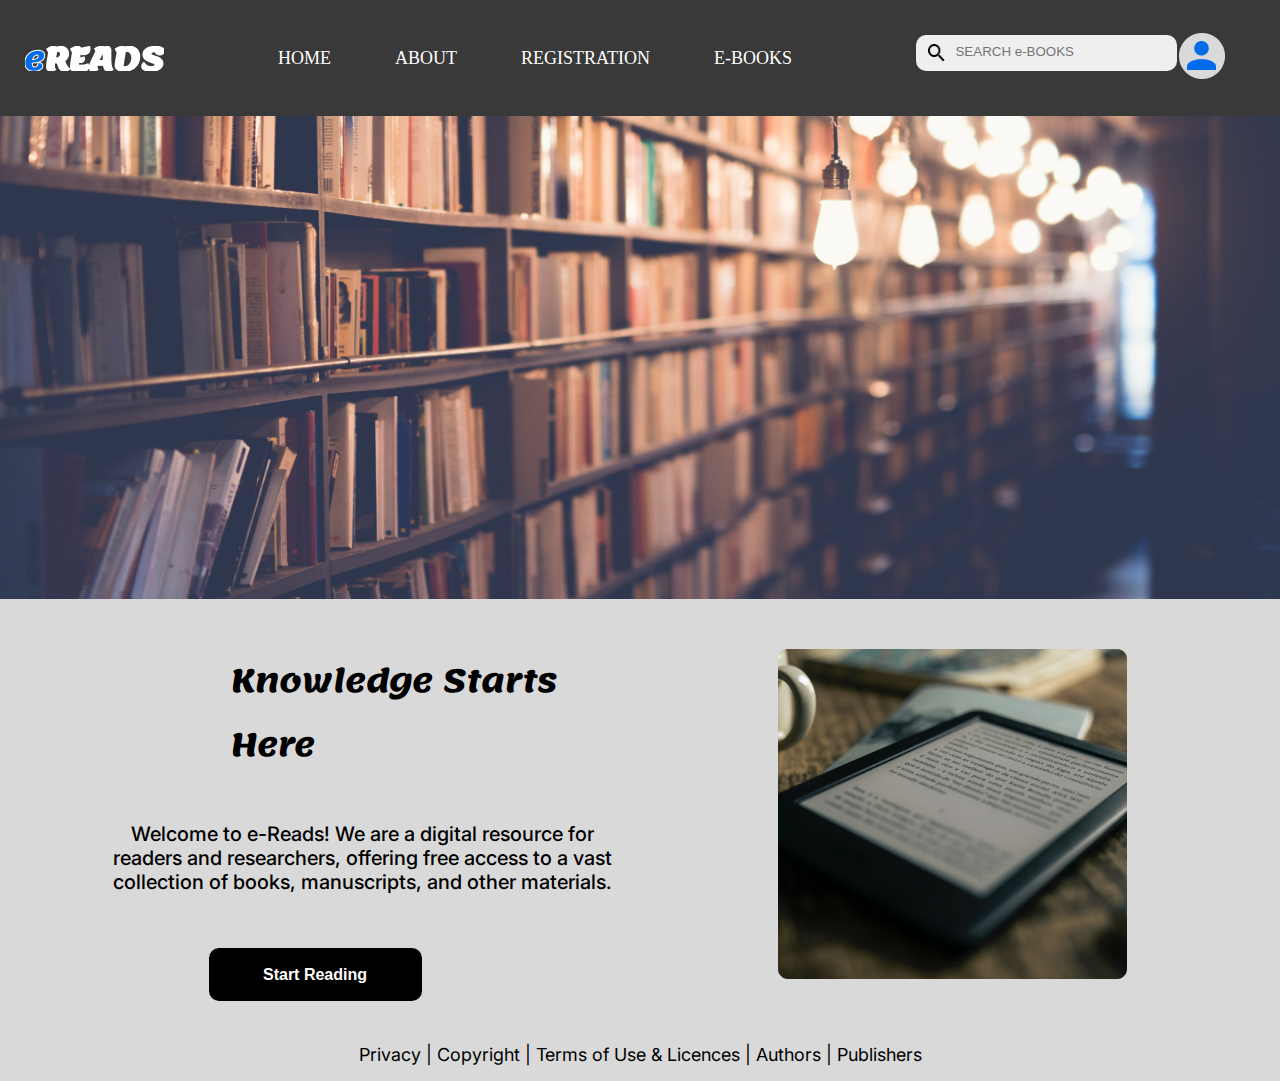
<file: index.html>
<!DOCTYPE html>
<html lang="en">
  <head>
    <meta charset="UTF-8" />
    <meta http-equiv="X-UA-Compatible" content="IE=edge" />
    <meta name="viewport" content="width=device-width, initial-scale=1.0" />
    <link rel="stylesheet" href="style.css" />
    <link rel="preconnect" href="https://fonts.googleapis.com" />
    <link rel="preconnect" href="https://fonts.gstatic.com" crossorigin />
    <link
      href="https://fonts.googleapis.com/css2?family=Lemonada:wght@700&display=swap"
      rel="stylesheet"
    />
    <link rel="preconnect" href="https://fonts.googleapis.com" />
    <link rel="preconnect" href="https://fonts.gstatic.com" crossorigin />
    <link
      href="https://fonts.googleapis.com/css2?family=Inter:wght@400&family=Lemonada:wght@700&display=swap"
      rel="stylesheet"
    />

    <title>eReads</title>
  </head>
  <body>
    <div class="container">
      <div class="header">
        <div class="header-left">
          <img src="eReads images/eREADSlogo.png" alt="" />
        </div>
        <div class="header-links">
          <a href="">HOME</a>
          <a href="">ABOUT</a>
          <a href="">REGISTRATION</a>
          <a href="">E-BOOKS</a>
        </div>

        <div class="header-right">
          <div class="search-icon">
            <form class="example">
              <button id="btn-search" type="submit">
                <img id="search" src="./eReads images/search.png" alt="" />
              </button>
              <input
                type="text"
                id="Search"
                name="Search"
                placeholder="SEARCH e-BOOKS"
              />
            </form>
          </div>
          <div class="profile-img">
            <img src="eReads images/profileIcon.png" alt="" />
          </div>
        </div>
      </div>
    </div>

    <div class="header-body">
      <img
        src="eReads images/HomeBookShelfImage.png"
        height="100%"
        width="100%"
      />
    </div>

    <div class="section-1">
      <div class="content">
        <h1>Knowledge Starts Here</h1>
        <p>
          Welcome to e-Reads! We are a digital resource for readers and
          researchers, offering free access to a vast collection of books,
          manuscripts, and other materials.
        </p>
        <button class="call-to-action-btn">Start Reading</button>
      </div>
      <div class="content-img">
        <img src="eReads images/HomeIpadImage.png" alt="" />
      </div>
    </div>
  </body>
  <footer>
    <p>Privacy | Copyright | Terms of Use & Licences | Authors | Publishers</p>
  </footer>
</html>
</file>
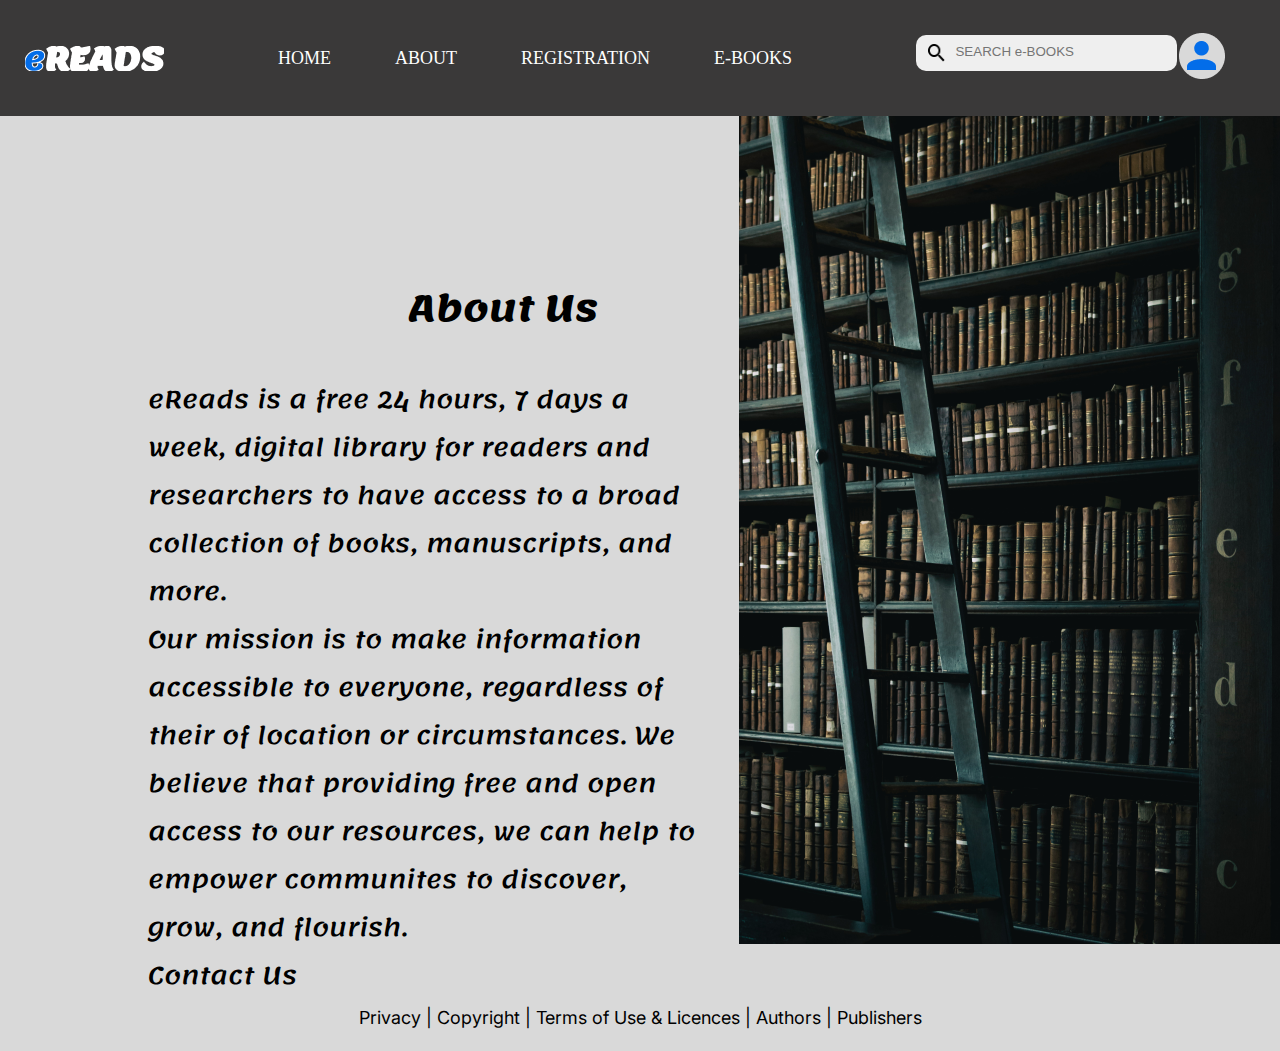
<file: about.html>
<!DOCTYPE html>
<html lang="en">
<head>
    <meta charset="UTF-8">
    <meta http-equiv="X-UA-Compatible" content="IE=edge">
    <meta name="viewport" content="width=device-width, initial-scale=1.0">
    <link rel="stylesheet" href="About.css">
    <link rel="preconnect" href="https://fonts.googleapis.com">
    <link rel="preconnect" href="https://fonts.gstatic.com" crossorigin>
    <link href="https://fonts.googleapis.com/css2?family=Lemonada:wght@500&display=swap" rel="stylesheet">
    <link rel="preconnect" href="https://fonts.googleapis.com">
    <link rel="preconnect" href="https://fonts.gstatic.com" crossorigin>
    <link href="https://fonts.googleapis.com/css2?family=Inter:wght@400&family=Lemonada:wght@700&display=swap" rel="stylesheet">
    <title>eReads About</title>
</head>
<body>
    <div class="container">
        <div class="header">
          <div class="header-left">
            <img src="eReads images/eREADSlogo.png" alt="" />
          </div>
          <div class="header-links">
            <a href="">HOME</a>
            <a href="">ABOUT</a>
            <a href="">REGISTRATION</a>
            <a href="">E-BOOKS</a>
          </div>
  
          <div class="header-right">
            <div class="search-icon">
              <form class="example">
                <button id="btn-search" type="submit">
                  <img id="search" src="./eReads images/search.png" alt="" />
                </button>
                <input
                  type="text"
                  id="Search"
                  name="Search"
                  placeholder="SEARCH e-BOOKS"
                />
              </form>
            </div>
            <div class="profile-img">
              <img src="eReads images/profileIcon.png" alt="" />
            </div>
          </div>
        </div>
      </div>
        
    </div>
    
    <div class="header-body">
        <div class="content-left">
        <h1>About Us</h1>
        <p> eReads is a free 24 hours, 7 days a week, digital library for readers and researchers to have access to a broad collection of books, manuscripts, and more. <br>
        Our mission is to make information accessible to everyone, regardless of their of location or circumstances. We believe that providing free and open access to our resources, we can help to empower communites to discover, grow, and flourish. <br>
        Contact Us <br>
    </p>
</div>
<div class="content-right">
    <div class="content-img">
        <img src="eReads images/AboutBookLadderImage.png" alt="">
    </div>

</div>
    </div>


</body>
<footer>
    <p>
        Privacy | Copyright | Terms of Use & Licences | Authors | Publishers
    </p>
</footer>
</html>
</file>
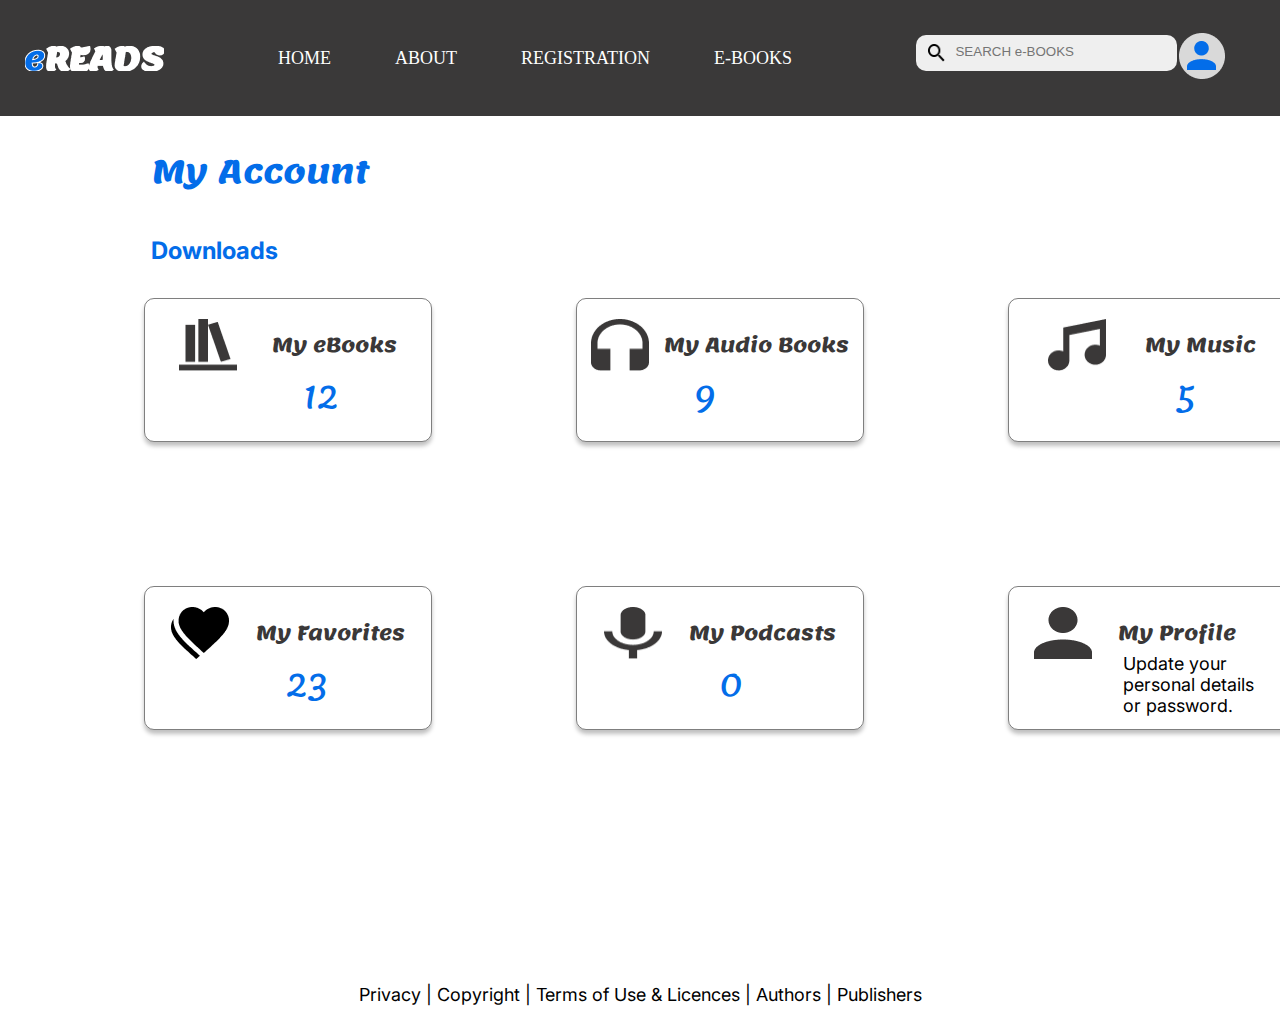
<file: Account.html>
<!DOCTYPE html>
<html lang="en">
<head>
    <meta charset="UTF-8">
    <meta http-equiv="X-UA-Compatible" content="IE=edge">
    <meta name="viewport" content="width=device-width, initial-scale=1.0">
    <link rel="stylesheet" href="./account.css">
    <link rel="preconnect" href="https://fonts.googleapis.com">
    <link rel="preconnect" href="https://fonts.gstatic.com" crossorigin>
    <link href="https://fonts.googleapis.com/css2?family=Lemonada:wght@500&display=swap" rel="stylesheet">
    <link rel="preconnect" href="https://fonts.googleapis.com">
    <link rel="preconnect" href="https://fonts.gstatic.com" crossorigin>
    <link href="https://fonts.googleapis.com/css2?family=Inter:wght@400&family=Lemonada:wght@700&display=swap" rel="stylesheet">
    <title>My Account</title>
</head>
<body>
    <div class="container">
        <div class="header">
          <div class="header-left">
            <img src="eReads images/eREADSlogo.png" alt="" />
          </div>
          <div class="header-links">
            <a href="">HOME</a>
            <a href="">ABOUT</a>
            <a href="">REGISTRATION</a>
            <a href="">E-BOOKS</a>
          </div>
  
          <div class="header-right">
            <div class="search-icon">
              <form class="example">
                <button id="btn-search" type="submit">
                  <img id="search" src="./eReads images/search.png" alt="" />
                </button>
                <input
                  type="text"
                  id="Search"
                  name="Search"
                  placeholder="SEARCH e-BOOKS"
                />
              </form>
            </div>
            <div class="profile-img">
              <img src="eReads images/profileIcon.png" alt="" />
            </div>
          </div>
        </div>
      </div>

        <div class="lead">
            <h1>My Account</h1>
            <h3>Downloads</h3>

        </div>
        <div class="grid">
            <div class="grid-content">
                <img src="./eReads images/Vector.png" alt="">
                <div class="grid-text">
                    <h1>My eBooks</h1>
                    <p>12</p>
                </div>
            </div>
            <div class="grid-content">
                <img src="./eReads images/Vector (1).png" alt="">
                <div class="grid-text">
                    <h1>My Audio Books</h1>
                <p>9</p>
                </div>
            </div>
            <div class="grid-content">
                <img src="./eReads images/Vector (2).png" alt="">
               <div class="grid-text">
                <h1>My Music</h1>
                <p>5</p>
               </div>
            </div>
            <div class="grid-content">
                <img src="./eReads images/Heart Vector.png" alt="">
                <div class="grid-text">
                    <h1>My Favorites</h1>
                <p>23</p>
                </div>
            </div>
            <div class="grid-content">
                <img src="./eReads images/Vector (3).png" alt="">
               <div class="grid-text">
                <h1>My Podcasts</h1>
                <p>0</p>
               </div>
            </div>
            <div class="grid-content">
                <img src="./eReads images/Profile black Vector.png" alt="">
               <div class="grid-text">
                 <h1>My Profile</h1>
                <p class="detail">Update your personal details or password.</p2>
               </div>
            </div>

        </div>
</body>
<footer>
    <p>
        Privacy | Copyright | Terms of Use & Licences | Authors | Publishers
    </p>
</footer>
</html>
</file>
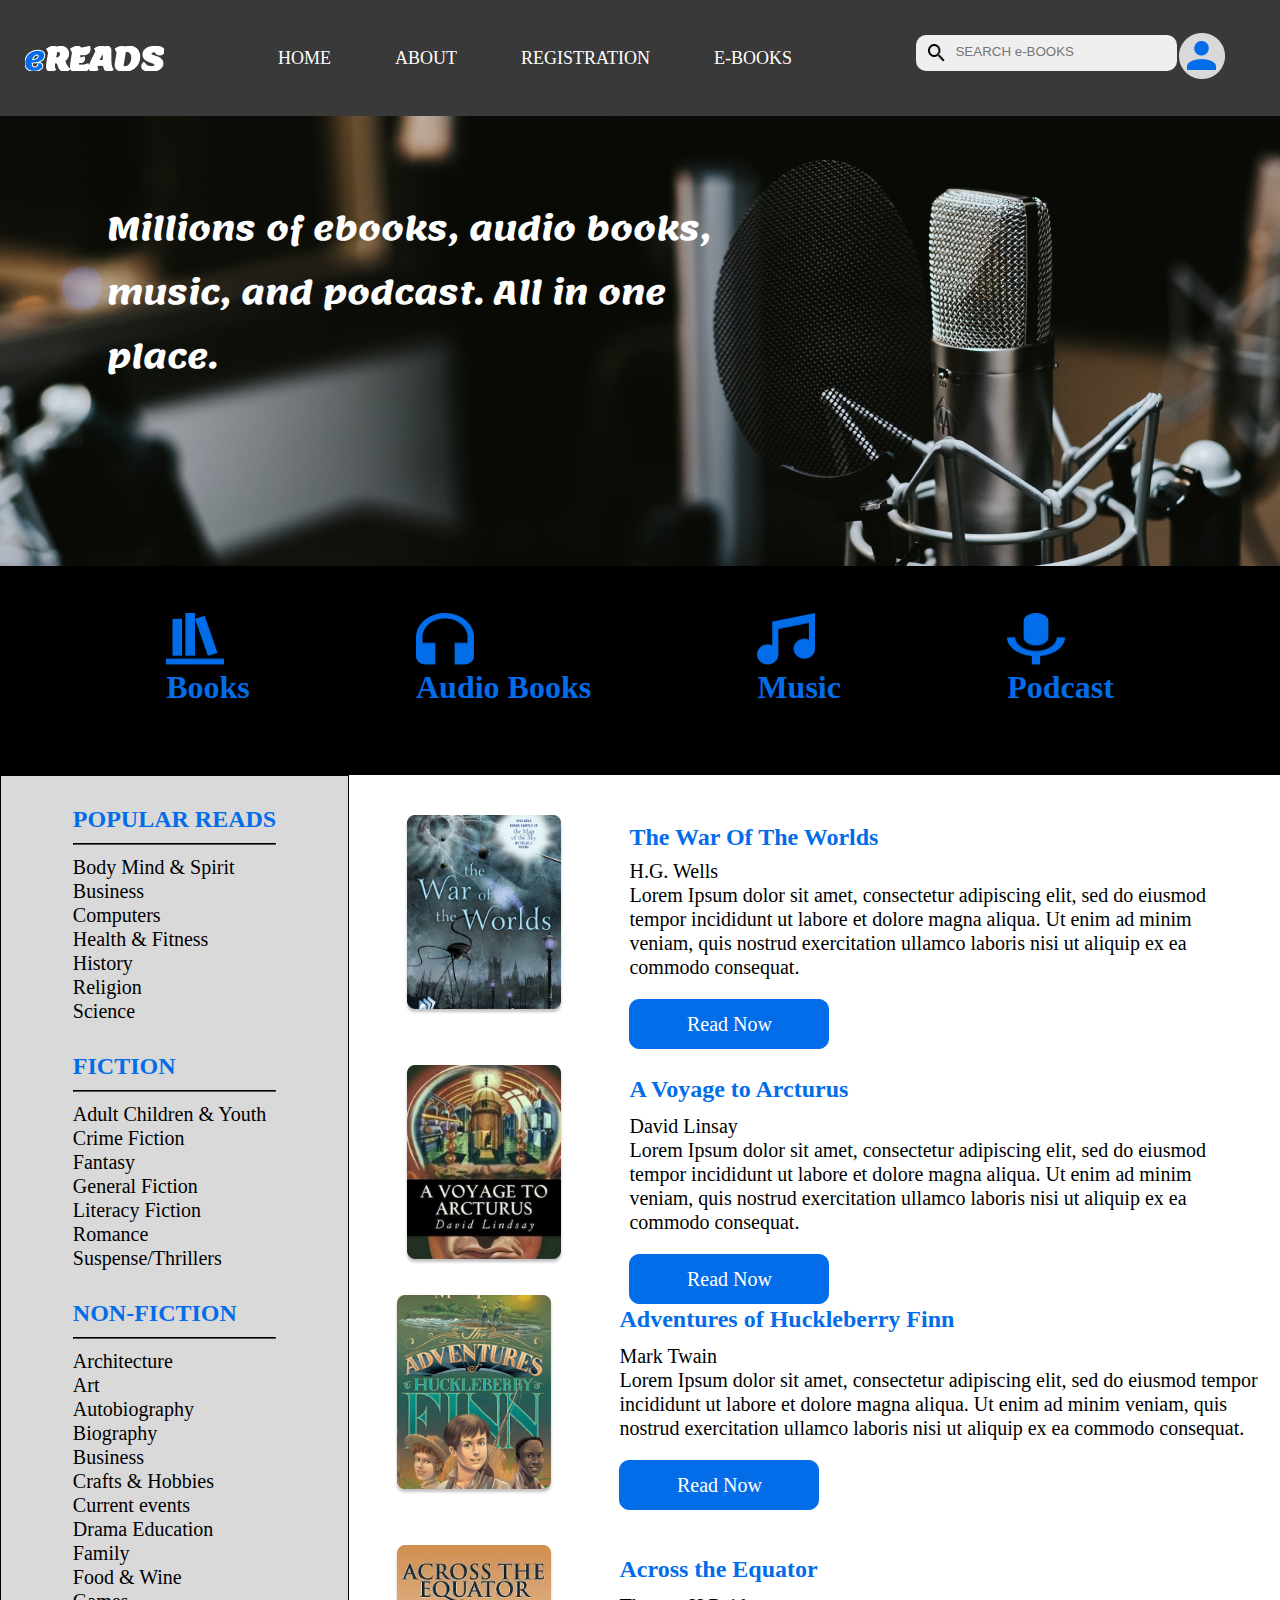
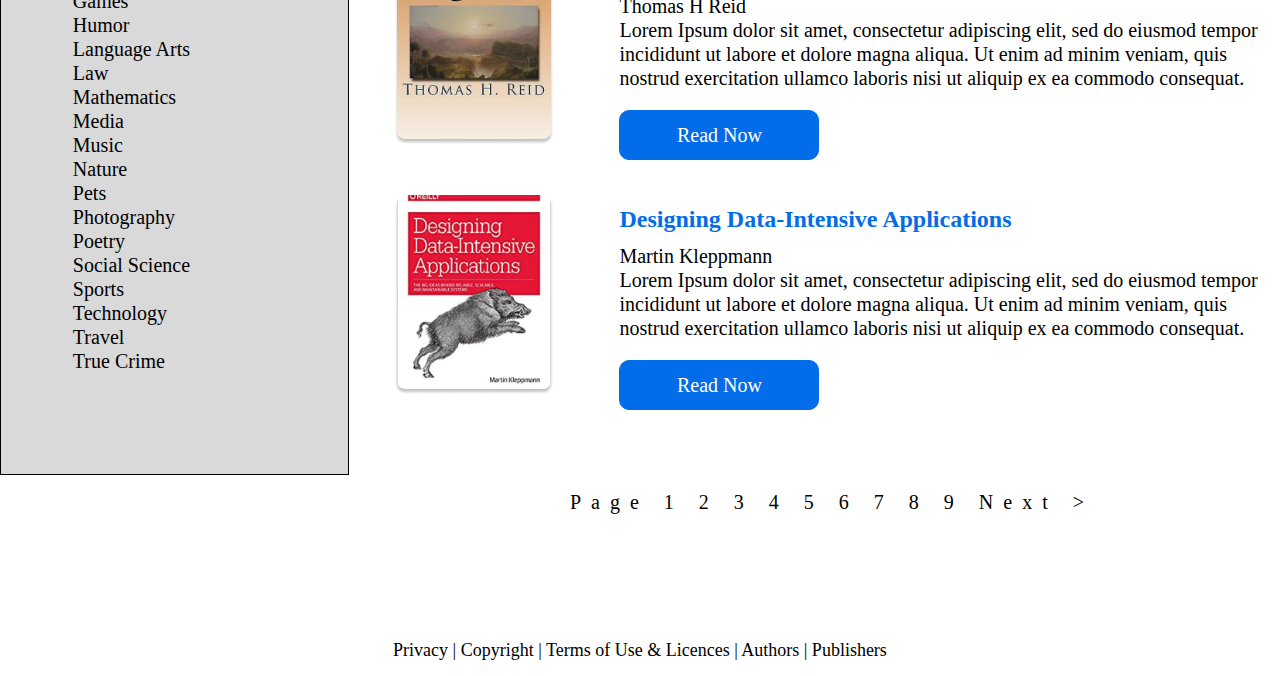
<file: eBooks1.html>
<!DOCTYPE html>
<html lang="en">
  <head>
    <meta charset="UTF-8" />
    <meta http-equiv="X-UA-Compatible" content="IE=edge" />
    <meta name="viewport" content="width=device-width, initial-scale=1.0" />
    <link rel="stylesheet" href="./eBooks1.css" />
    <link rel="preconnect" href="https://fonts.googleapis.com">
    <link rel="preconnect" href="https://fonts.gstatic.com" crossorigin>
    <link href="https://fonts.googleapis.com/css2?family=Lemonada:wght@500&display=swap" rel="stylesheet">
    <title>eReads eBooks1</title>
  </head>
  <body>
    <div class="container">
        <div class="header">
          <div class="header-left">
            <img src="eReads images/eREADSlogo.png" alt="" />
          </div>
          <div class="header-links">
            <a href="">HOME</a>
            <a href="">ABOUT</a>
            <a href="">REGISTRATION</a>
            <a href="">E-BOOKS</a>
          </div>
  
          <div class="header-right">
            <div class="search-icon">
              <form class="example">
                <button id="btn-search" type="submit">
                  <img id="search" src="./eReads images/search.png" alt="" />
                </button>
                <input
                  type="text"
                  id="Search"
                  name="Search"
                  placeholder="SEARCH e-BOOKS"
                />
              </form>
            </div>
            <div class="profile-img">
              <img src="eReads images/profileIcon.png" alt="" />
            </div>
          </div>
        </div>
      </div>

    <div class="section-1">
      <div class="section-img">
        <img src="./eReads images/EbookMicImage.png" alt="" />
      </div>
      <div class="section-text">
        <h1>
          Millions of ebooks, audio books, music, and podcast. All in one place.
        </h1>
      </div>
      <div class="section-middle">
        <div class="middle-content">
            <img src="./eReads images/BookVector.png" alt="" />
            <h1>Books</h1>
        </div>
        <div class="middle-content">
            <img src="./eReads images/HeadphonesVector.png" alt="" />
        <h1>Audio Books</h1>
        </div>
        <div class="middle-content">
            <img src="./eReads images/MusicNoteVector.png" alt="" />
        <h1>Music</h1>
        </div>
        <div class="middle-content">
            <img src="./eReads images/MicVector.png" alt="" />
            <h1>Podcast</h1>
        </div>
      </div>
    </div>
    <div class="wrapper">
      <div class="left-wrapper">
        <div class="left-section">
          <div class="list">
            <div class="title">
              <h2>POPULAR READS</h2>
              <hr>
            </div>
            <ul>
              <li>
                Body Mind & Spirit <br />
                Business <br />
                Computers <br />
                Health & Fitness <br />
                History <br />
                Religion <br />
                Science
              </li>
            </ul>
            <div class="title">
              <h2>FICTION</h2>
              <hr>
            </div>
            <ul>
              <li>
                Adult Children & Youth <br />
                Crime Fiction <br />
                Fantasy <br />
                General Fiction <br />
                Literacy Fiction <br />
                Romance <br />
                Suspense/Thrillers
              </li>
            </ul>
            <div class="title">
              <h2>NON-FICTION</h2>
              <hr>
            </div>
            <ul>
              <li>
                Architecture <br />
                Art <br />
                Autobiography <br />
                Biography <br />
                Business <br />
                Crafts & Hobbies <br />
                Current events <br />
                Drama Education <br />
                Family <br />
                Food & Wine <br />
                Games <br />
                Humor <br />
                Language Arts <br />
                Law <br />
                Mathematics <br />
                Media <br />
                Music <br />
                Nature <br />
                Pets <br />
                Photography <br />
                Poetry <br />
                Social Science <br />
                Sports <br />
                Technology <br />
                Travel <br />
                True Crime <br />
              </li>
            </ul>
          </div>
        </div>
      </div>
      <div class="right-wrapper">
        <div class="right-section">
          <div class="books1">
            <img src="./eReads images/The war of the world book.png" alt="" />
            <div class="book-text">
            <h1>The War Of The Worlds</h1>
            <p>H.G. Wells <br> Lorem Ipsum dolor sit amet, consectetur adipiscing elit, sed do eiusmod tempor incididunt ut labore et dolore magna aliqua. Ut enim ad minim veniam, quis nostrud exercitation ullamco laboris nisi ut aliquip ex ea commodo consequat.
            </p>
            <div class="read-now">
                <button>Read Now</button>
            </div>
        </div>
          </div>
          <div class="books2">
            <img src="./eReads images/A voyage to Arcturus book.png" alt="" />
            <div class="book-text">
               <h1> A Voyage to Arcturus</h1> 
               <p> David Linsay <br> Lorem Ipsum dolor sit amet, consectetur adipiscing elit, sed do eiusmod tempor incididunt ut labore et dolore magna aliqua. Ut enim ad minim veniam, quis nostrud exercitation ullamco laboris nisi ut aliquip ex ea commodo consequat.
            </p>
            <div class="read-now">
                <button>Read Now</button>
            </div>
        </div>
          </div>
          <div class="books3">
            <img src="./eReads images/Adventures of huckleberry finn book.png" alt="" />
            <div class="book-text">
                <h1>  Adventures of Huckleberry Finn </h1> 
                <p> Mark Twain <br> Lorem Ipsum dolor sit amet, consectetur adipiscing elit, sed do eiusmod tempor incididunt ut labore et dolore magna aliqua. Ut enim ad minim veniam, quis nostrud exercitation ullamco laboris nisi ut aliquip ex ea commodo consequat.
             </p>
             <div class="read-now">
                 <button>Read Now</button>
             </div>
            </div>
          </div>
          <div class="books4">
            <img src="./eReads images/across the equator book.png" alt="" />
            <div class="book-text">
                <h1>  Across the Equator </h1> 
                <p> Thomas H Reid<br> Lorem Ipsum dolor sit amet, consectetur adipiscing elit, sed do eiusmod tempor incididunt ut labore et dolore magna aliqua. Ut enim ad minim veniam, quis nostrud exercitation ullamco laboris nisi ut aliquip ex ea commodo consequat.
             </p>
             <div class="read-now">
                 <button>Read Now</button>
             </div>
            </div>
          </div>
          <div class="books5">
            <img src="./eReads images/Designing data intensive applications book.png" alt=""/>
            <div class="book-text">
                <h1>  Designing Data-Intensive Applications </h1> 
                <p> Martin Kleppmann <br> Lorem Ipsum dolor sit amet, consectetur adipiscing elit, sed do eiusmod tempor incididunt ut labore et dolore magna aliqua. Ut enim ad minim veniam, quis nostrud exercitation ullamco laboris nisi ut aliquip ex ea commodo consequat.
             </p>
             <div class="read-now">
                 <button>Read Now</button>
             </div>
            </div>
          </div>
          <div class="page-numbers">
            <p> <span style="letter-spacing:10px;"> Page  1 2 3 4 5 6 7 8 9 Next ></span></p>
        
        </div>
      </body>
        </div>
      </div>
      
    </div>
  
  <footer>
    <p>
        Privacy | Copyright | Terms of Use & Licences | Authors | Publishers
    </p>
</footer>
</html>
</file>
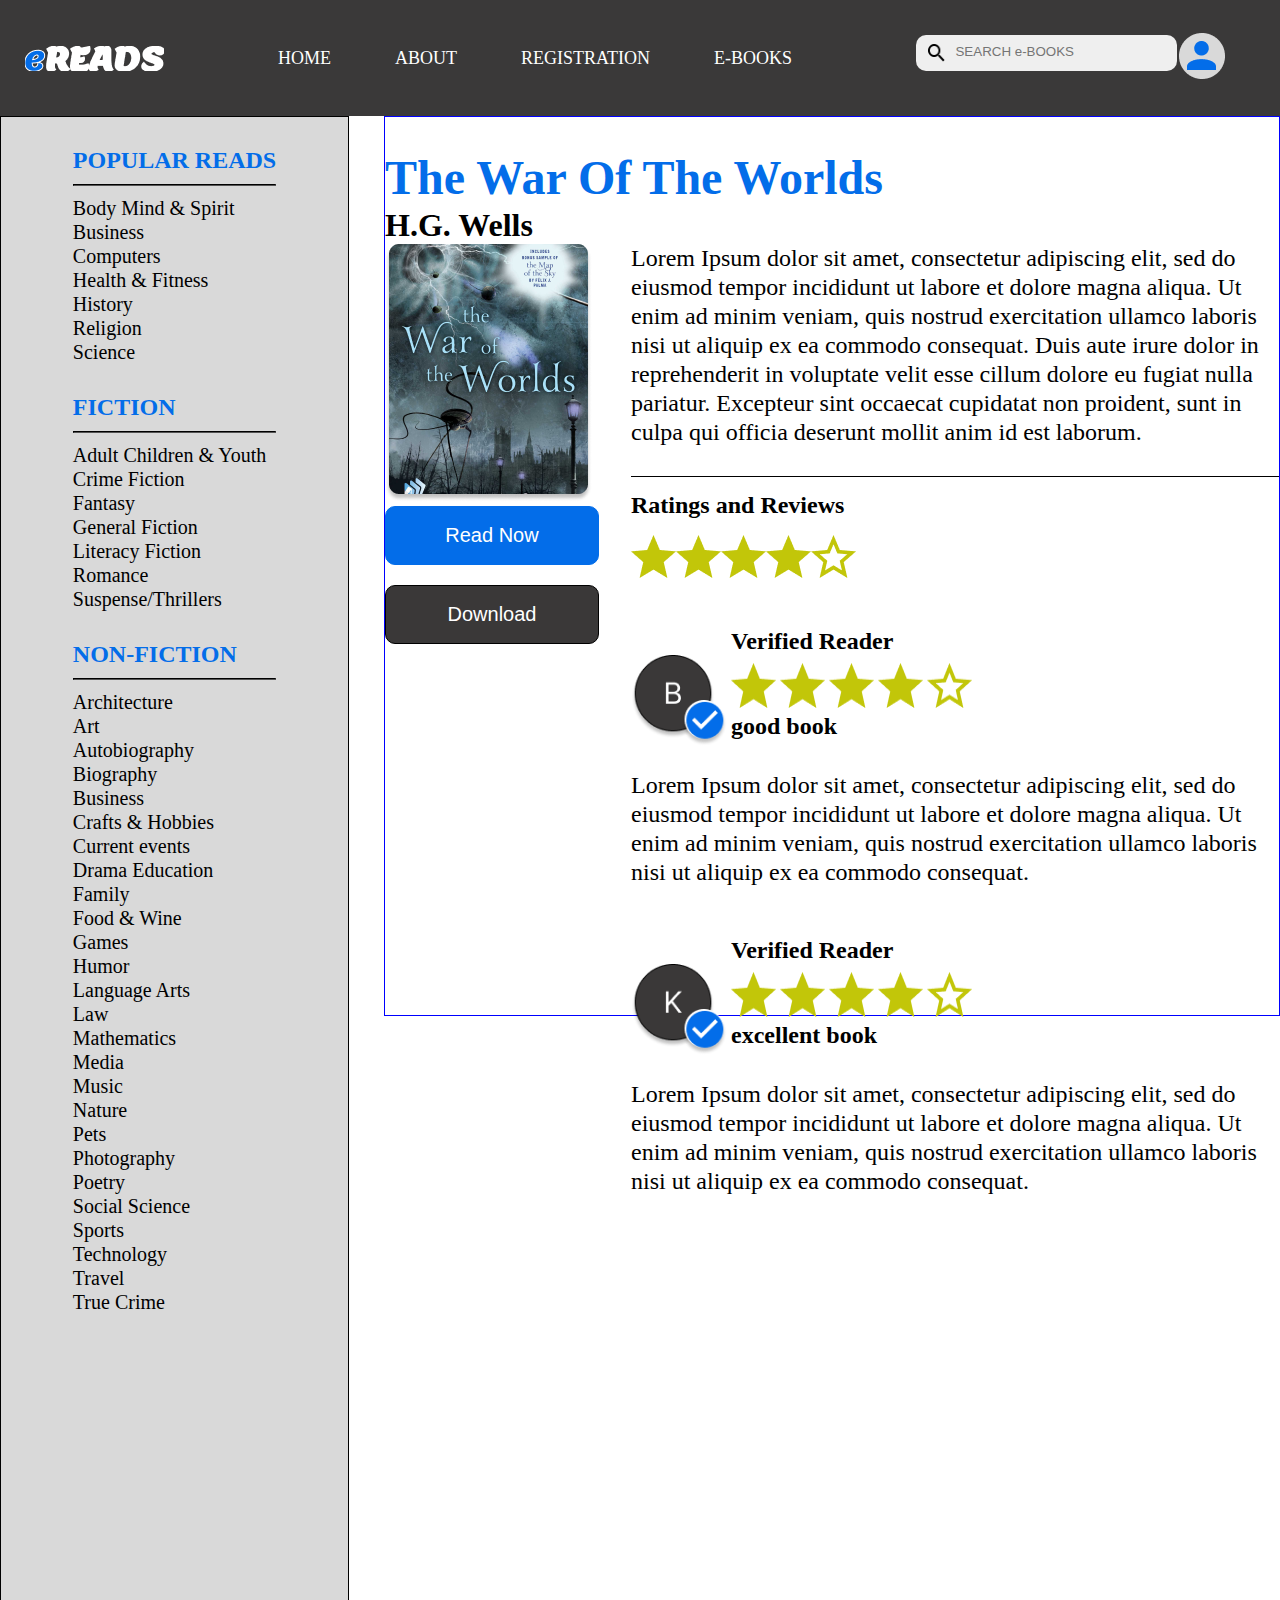
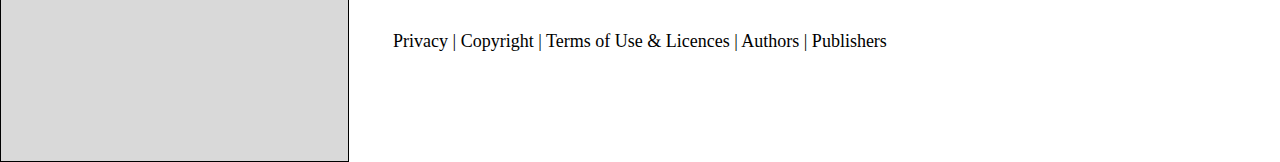
<file: eBooks2.html>
<!DOCTYPE html>
<html lang="en">
  <head>
    <meta charset="UTF-8" />
    <meta http-equiv="X-UA-Compatible" content="IE=edge" />
    <meta name="viewport" content="width=device-width, initial-scale=1.0" />
    <link rel="stylesheet" href="./ebooks2.css" />
    <title>eBooks</title>
  </head>
  <body>
    <div class="container">
      <div class="header">
        <div class="header-left">
          <img src="eReads images/eREADSlogo.png" alt="" />
        </div>
        <div class="header-links">
          <a href="">HOME</a>
          <a href="">ABOUT</a>
          <a href="">REGISTRATION</a>
          <a href="">E-BOOKS</a>
        </div>

        <div class="header-right">
          <div class="search-icon">
            <form class="example">
              <button id="btn-search" type="submit">
                <img id="search" src="./eReads images/search.png" alt="" />
              </button>
              <input
                type="text"
                id="Search"
                name="Search"
                placeholder="SEARCH e-BOOKS"
              />
            </form>
          </div>
          <div class="profile-img">
            <img src="eReads images/profileIcon.png" alt="" />
          </div>
        </div>
      </div>
    </div>
    <div class="wrapper">
      <div class="left-wrapper">
        <div class="left-section">
          <div class="list">
            <div class="title">
              <h2>POPULAR READS</h2>
              <hr />
            </div>
            <ul>
              <li>
                Body Mind & Spirit <br />
                Business <br />
                Computers <br />
                Health & Fitness <br />
                History <br />
                Religion <br />
                Science
              </li>
            </ul>
            <div class="title">
              <h2>FICTION</h2>
              <hr />
            </div>
            <ul>
              <li>
                Adult Children & Youth <br />
                Crime Fiction <br />
                Fantasy <br />
                General Fiction <br />
                Literacy Fiction <br />
                Romance <br />
                Suspense/Thrillers
              </li>
            </ul>
            <div class="title">
              <h2>NON-FICTION</h2>
              <hr />
            </div>
            <ul>
              <li>
                Architecture <br />
                Art <br />
                Autobiography <br />
                Biography <br />
                Business <br />
                Crafts & Hobbies <br />
                Current events <br />
                Drama Education <br />
                Family <br />
                Food & Wine <br />
                Games <br />
                Humor <br />
                Language Arts <br />
                Law <br />
                Mathematics <br />
                Media <br />
                Music <br />
                Nature <br />
                Pets <br />
                Photography <br />
                Poetry <br />
                Social Science <br />
                Sports <br />
                Technology <br />
                Travel <br />
                True Crime <br />
              </li>
            </ul>
          </div>
        </div>
      </div>
      <div class="right-wrapper">
        <div class="book">
          <div class="title">
            <h1>The War Of The Worlds</h1>
            <h6>H.G. Wells</h6>
          </div>
          <div class="book-grid">
            <div class="book-content">
              <div class="img-book">
                <img
                  src="./eReads images/The war of the world book.png"
                  alt=""
                />
              </div>
              <div class="action-button">
                <div class="button1">
                  <button>Read Now</button>
                </div>
                <div class="button2">
                  <button>Download</button>
                </div>
              </div>
            </div>
            <div class="info-grid">
              <div class="book-text">
                <p>
                  Lorem Ipsum dolor sit amet, consectetur adipiscing elit, sed
                  do eiusmod tempor incididunt ut labore et dolore magna aliqua.
                  Ut enim ad minim veniam, quis nostrud exercitation ullamco
                  laboris nisi ut aliquip ex ea commodo consequat. Duis aute
                  irure dolor in reprehenderit in voluptate velit esse cillum
                  dolore eu fugiat nulla pariatur. Excepteur sint occaecat
                  cupidatat non proident, sunt in culpa qui officia deserunt
                  mollit anim id est laborum.
                </p>
              </div>
              <div class="lead">
                <p>Ratings and Reviews</p>
              </div>

              <div class="stars">
                <img src="./eReads images/stars.png" alt="" />
                <img src="./eReads images/stars.png" alt="" />
                <img src="./eReads images/stars.png" alt="" />
                <img src="./eReads images/stars.png" alt="" />
                <img src="./eReads images/openstar.png" alt="" />
              </div>
              <div class="section-review">
                <div class="review-lead">
                  <h4>Verified Reader</h4>
                </div>
                <div class="review-b">
                  <img src="./eReads images/reviews B.png" alt="" />
                </div>
                <div class="review-stars">
                  <img src="./eReads images/stars.png" alt="" />
                  <img src="./eReads images/stars.png" alt="" />
                  <img src="./eReads images/stars.png" alt="" />
                  <img src="./eReads images/stars.png" alt="" />
                  <img src="./eReads images/openstar.png" alt="" />
                  <h5>good book</h5>
                </div>
                <div class="review-text">
                  Lorem Ipsum dolor sit amet, consectetur adipiscing elit, sed
                  do eiusmod tempor incididunt ut labore et dolore magna aliqua.
                  Ut enim ad minim veniam, quis nostrud exercitation ullamco
                  laboris nisi ut aliquip ex ea commodo consequat.
                </div>
                <div class="review-lead">
                  <h4>Verified Reader</h4>
                </div>
                <div class="review-k">
                  <img src="./eReads images/Reviews K.png" alt="" />
                </div>
                <div class="review-stars">
                  <img src="./eReads images/stars.png" alt="" />
                  <img src="./eReads images/stars.png" alt="" />
                  <img src="./eReads images/stars.png" alt="" />
                  <img src="./eReads images/stars.png" alt="" />
                  <img src="./eReads images/openstar.png" alt="" />
                  <h5>excellent book</h5>
                </div>
                <div class="review-text">
                  Lorem Ipsum dolor sit amet, consectetur adipiscing elit, sed
                  do eiusmod tempor incididunt ut labore et dolore magna aliqua.
                  Ut enim ad minim veniam, quis nostrud exercitation ullamco
                  laboris nisi ut aliquip ex ea commodo consequat.
                </div>
              </div>
            </div>
          </div>
        </div>
      </div>
    </div>
  </body>
  <footer>
    <p>Privacy | Copyright | Terms of Use & Licences | Authors | Publishers</p>
  </footer>
</html>
</file>
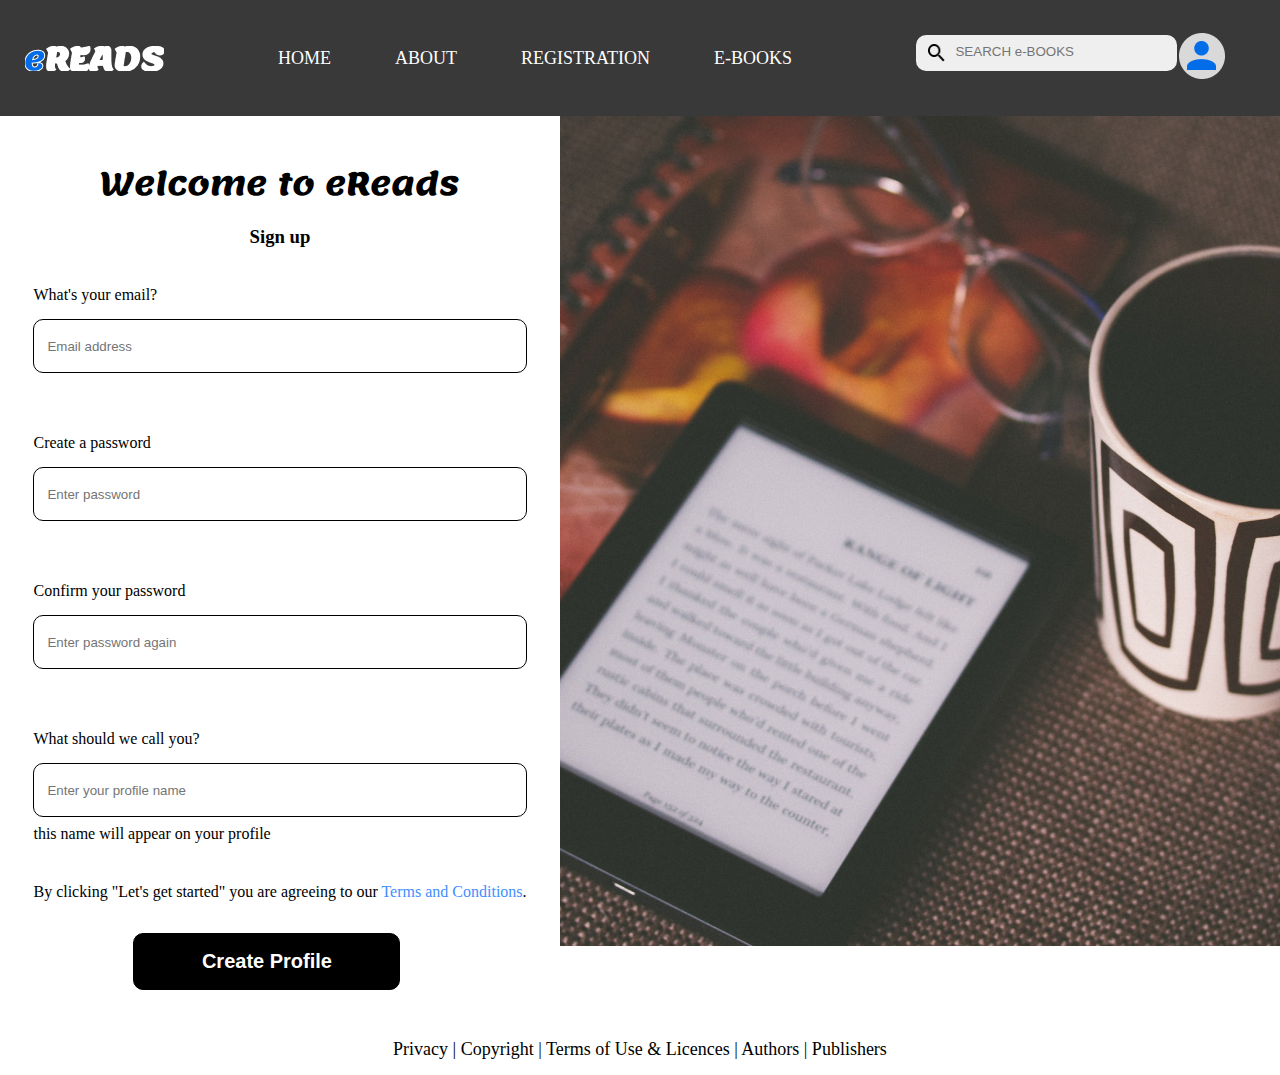
<file: registration.html>
<!DOCTYPE html>
<html lang="en">
  <head>
    <meta charset="UTF-8" />
    <meta http-equiv="X-UA-Compatible" content="IE=edge" />
    <meta name="viewport" content="width=device-width, initial-scale=1.0" />
    <link rel="stylesheet" href="./registration.css" />
    <link rel="preconnect" href="https://fonts.googleapis.com" />
    <link rel="preconnect" href="https://fonts.gstatic.com" crossorigin />
    <link
      href="https://fonts.googleapis.com/css2?family=Lemonada:wght@500&display=swap"
      rel="stylesheet"
    />
    <title>eREads Registration</title>
  </head>
  <body>
    <div class="container">
      <div class="header">
        <div class="header-left">
          <img src="eReads images/eREADSlogo.png" alt="" />
        </div>
        <div class="header-links">
          <a href="">HOME</a>
          <a href="">ABOUT</a>
          <a href="">REGISTRATION</a>
          <a href="">E-BOOKS</a>
        </div>

        <div class="header-right">
          <div class="search-icon">
            <form class="example">
              <button id="btn-search" type="submit">
                <img id="search" src="./eReads images/search.png" alt="" />
              </button>
              <input
                type="text"
                id="Search"
                name="Search"
                placeholder="SEARCH e-BOOKS"
              />
            </form>
          </div>
          <div class="profile-img">
            <img src="eReads images/profileIcon.png" alt="" />
          </div>
        </div>
      </div>
    </div>

    <div class="content">
      <div class="section1">
        <h1>Welcome to eReads</h1>
        <h3>Sign up</h3>
        <form-2>
          <div class="form-control">
            <label for="email">What's your email? </label>
            <input
              type="text"
              id="Search"
              name="Search"
              placeholder="Email address"
            />
          </div>
          <div class="form-control">
            <label for="password"> Create a password </label>
            <input
              type="text"
              id="Search"
              name="Search"
              placeholder="Enter password"
            />
          </div>
          <div class="form-control">
            <label for="email"> Confirm your password </label>
            <input
              type="text"
              id="Search"
              name="Search"
              placeholder="Enter password again"
            />
          </div>
          <div class="form-control">
            <label for="email">What should we call you?</label>
            <input
              type="text"
              id="Search"
              name="Search"
              placeholder="Enter your profile name"
            />
          </div>
        </form-2>
        <p>this name will appear on your profile</p>
        <p class="terms">
          By clicking "Let's get started" you are agreeing to our
          <a href=""> Terms and Conditions</a>.
        </p>
        <button>Create Profile</button>
      </div>
      <div class="content-img">
        <img src="eReads images/RedMugIpadImage.png" alt="" />
      </div>
    </div>
  </body>

  <footer>
    <p>Privacy | Copyright | Terms of Use & Licences | Authors | Publishers</p>
  </footer>
</html>
</file>
<file: style.css>
* {
  padding: 0;
  margin: 0;
  box-sizing: border-box;
  scroll-behavior: smooth;
}

.container {
  max-width: 1440px;
  padding: 25px;
  align-items: center;
  background-color: rgb(58, 57, 57);
}

.header {
  display: flex;
  justify-content: space-between;
  align-items: center;
  width: 100%;
}

.header-left {
  display: flex;
}

.header-right {
  display: flex;
}

.header-links {
  display: flex;
  gap: 4em;
}

.header-links a {
  text-decoration: none;
  color: white;
  display: flex;
  gap: 1em;
  font-size: large;
}

form {
  display: flex;
  border: none;
  margin: 10px;
  border-radius: 5px;
  width: 220px;
  height: 36px;
  margin-right: 43px;
}

form img {
  width: 17.5px;
  height: 17.5px;
}

#btn-search {
  border-radius: 10px 0 0 10px;
  border: none;
  padding: 9px 0 9px 12px;
}
.profile-img img {
  padding: 8px 30px 8px 0;
}
.search-icon input#Search {
  background: #efefef;
  border: none;
  border-radius: 0 10px 10px 0;
  padding: 9px 45px 12px 10px;
}

.header-body {
  height: 483px;
  max-width: 1440px;
}

.section-1 {
  display: grid;
  grid-template-columns: 1fr 1fr;
  gap: 20px;
  background: #d9d9d9;
  border-radius: 0px;
  padding-top: 50px;
}

.section-1 {
  max-width: 1440px;
  height: 400px;
}
.content {
  display: flex;
  flex-direction: column;
  align-items: center;
}
.content-img img {
  padding-left: 128px;
  padding-bottom: 85px;
}

.section-1 .content h1 {
  font-family: "Lemonada";
  font-weight: 700 !important;
  padding-bottom: 45px;
  padding-left: 231px;
}
.section-1 .content p {
  font-family: "Inter";
  font-weight: 500;
  font-size: 20px;
  max-width: 695px;
  height: 104px;
  text-align: center;
  font-size: 20px;
  padding-left: 95px;
}

.call-to-action-btn {
  background-color: black;
  color: white;
  padding: 17px 42px 17px 42px;
  border: none;
  border-radius: 10px;
  font-weight: 700;
  font-size: 16px;
  cursor: pointer;
  margin-top: 22px;
  width: 213px;
  height: 53px;
}

footer p {
  text-align: center;
  padding-top: 45px;
  background: #d9d9d9;
  max-width: 1440px;
  font-weight: 400;
  font-size: 18px;
  font-family: "Inter";
  padding-bottom: 16px;
}
</file>
<file: About.css>
* {
  padding: 0;
  margin: 0;
  box-sizing: border-box;
  scroll-behavior: smooth;
}

.container {
  max-width: 1440px;
  padding: 25px;
  align-items: center;
  background-color: rgb(58, 57, 57);
}

.header {
  display: flex;
  justify-content: space-between;
  align-items: center;
  width: 100%;
}

.header-left {
  display: flex;
}

.header-right {
  display: flex;
}

.header-links {
  display: flex;
  gap: 4em;
}

.header-links a {
  text-decoration: none;
  color: white;
  display: flex;
  gap: 1em;
  font-size: large;
}

form {
  display: flex;
  border: none;
  margin: 10px;
  border-radius: 5px;
  width: 220px;
  height: 36px;
  margin-right: 43px;
}

form img {
  width: 17.5px;
  height: 17.5px;
}

#btn-search {
  border-radius: 10px 0 0 10px;
  border: none;
  padding: 9px 0 9px 12px;
}

.profile-img img {
  padding: 8px 30px 8px 0;
}

.search-icon input#Search {
  background: #efefef;
  border: none;
  border-radius: 0 10px 10px 0;
  padding: 9px 45px 12px 10px;
}

.content-left h1 {
  margin-top: 157px;
  font-family: "Lemonada";
  font-style: normal;
  font-weight: 700;
  font-size: 36px;
  line-height: 72px;
  padding-left: 408px;
  padding-bottom: 31px;
}

.header-body {
  display: flex;
  font-family: "Lemonada";
  font-style: normal;
  font-size: 24px;
  line-height: 48px;
  background: #d9d9d9;
}

.header-body .content-left p {
  padding-left: 148px;
  padding-right: 30px;
  font-weight: 500;
}

footer p {
  text-align: center;
  padding-top: 7px;
  background: #d9d9d9;
  max-width: 1440px;
  font-weight: 400;
  font-size: 18px;
  font-family: "Inter";
  padding-bottom: 23px;
}
</file>
<file: account.css>
* {
  padding: 0;
  margin: 0;
  box-sizing: border-box;
  scroll-behavior: smooth;
}

.container {
  max-width: 1440px;
  padding: 25px;
  align-items: center;
  background-color: rgb(58, 57, 57);
}

.header {
  display: flex;
  justify-content: space-between;
  align-items: center;
  width: 100%;
}

.header-left {
  display: flex;
}

.header-right {
  display: flex;
}

.header-links {
  display: flex;
  gap: 4em;
}

.header-links a {
  text-decoration: none;
  color: white;
  display: flex;
  gap: 1em;
  font-size: large;
}

form {
  display: flex;
  border: none;
  margin: 10px;
  border-radius: 5px;
  width: 220px;
  height: 36px;
  margin-right: 43px;
}

form img {
  width: 17.5px;
  height: 17.5px;
}

#btn-search {
  border-radius: 10px 0 0 10px;
  border: none;
  padding: 9px 0 9px 12px;
}
.profile-img img {
  padding: 8px 30px 8px 0;
}
.search-icon input#Search {
  background: #efefef;
  border: none;
  border-radius: 0 10px 10px 0;
  padding: 9px 45px 12px 10px;
}

.header-body {
  height: 483px;
  max-width: 1440px;
}

.lead h1 {
  font-size: 32px;
  color: #036de9;
  padding-bottom: 32px;
  padding-left: 152px;
  padding-top: 24px;
  font-family: "Lemonada";
  font-style: normal;
}

.lead h3 {
  font-size: 24px;
  color: #036de9;
  padding-left: 151px;
  font-family: "Inter";
  font-style: normal;
}

.grid {
  display: grid;
  grid-template-columns: 1fr 1fr 1fr;
  grid-gap: 144px;
  padding-left: 144px;
  padding-right: 144px;
  padding-top: 33px;
}
.grid-content {
  display: flex;
  justify-content: space-evenly;
  box-sizing: border-box;
  width: 288px;
  height: 144px;
  border: 1px solid rgba(0, 0, 0, 0.5);
  box-shadow: 0px 4px 4px rgba(0, 0, 0, 0.25);
  border-radius: 10px;
  left: 11.04%;
  right: 84.93%;
  top: 30.08%;
  bottom: 64.81%;
}
.grid-content .grid-text {
  display: flex;
  flex-direction: column;
}
.grid-content .grid-text h1 {
  font-size: 20px;
  font-family: "Lemonada";
  font-style: normal;
  color: #3a3838;
  padding-top: 26px;
}

p.detail {
  margin-left: -25px;
}
.grid-content .grid-text p {
  font-size: 32px;
  color: #036de9;
  font-family: "Lemonada";
  font-style: normal;
  padding-left: 30px;
}
.grid-content img {
  width: 58px;
  height: 52px;
  margin-top: 20px;
}
.grid-content .grid-text .detail {
  font-family: "Inter";
  font-style: normal;
  font-size: 18px;
  color: #000000;
  width: 177px;
  height: 66px;
}

footer {
  text-align: center;
  padding-top: 254px;
  padding-bottom: 28px;
}

footer p {
  max-width: 1440px;
  font-weight: 400;
  font-size: 18px;
  font-family: "Inter";
}
</file>
<file: eBooks1.css>
* {
    padding: 0;
    margin: 0;
    box-sizing: border-box;
    scroll-behavior: smooth;
  }
  
  .container {
    max-width: 1440px;
    padding: 25px;
    align-items: center;
    background-color: rgb(58, 57, 57);
   
  }
  
  .header {
    display: flex;
    justify-content: space-between;
    align-items: center;
    width: 100%;
  }
  
  .header-left {
    display: flex;
  }
  
  .header-right {
    display: flex;
  }
  
  .header-links {
    display: flex;
    gap: 4em;
  }
  
  .header-links a {
    text-decoration: none;
    color: white;
    display: flex;
    gap: 1em;
    font-size: large;
  }
  
  form {
    display: flex;
    border: none;
    margin: 10px;
    border-radius: 5px;
    width: 220px;
    height: 36px;
    margin-right: 43px;
  }
  
  form img {
    width: 17.5px;
    height: 17.5px;
  }
  
  #btn-search {
    border-radius: 10px 0 0 10px;
    border: none;
    padding: 9px 0 9px 12px;
  }
  .profile-img img{
      padding: 8px 30px 8px 0;
  }
  .search-icon input#Search {
    background: #efefef;
    border: none;
    border-radius: 0 10px 10px 0;
    padding: 9px 45px 12px 10px;
  }
  
  .header-body {
    height: 483px;
    width: 1440px;
  }
  
.section-text {
  position: absolute;
  width: 613px;
  left: 107px;
  top: 197px;
  color: white;
}
.section-text h1{
    font-family: 'Lemonada';
}

.section-middle {
  display: flex;
  justify-content: space-evenly;
  background-color: black;
  color: #036de9;
  max-width: 1440px;
  height: 215px;
  margin-top: -10px;
}

.middle-content h1 {
    display: flex;
    justify-content: center;
}
.middle-content img {
  width: 58px;
  height: 52.36px;
  margin-top: 53px;
}
.middle-content h1 {
  display: flex;
  justify-content: center;
  height: 57px;
}

.wrapper {
  max-width: 1440px;
  height: 900px;
  display: flex;
  justify-content: space-between;
}

.left-wrapper {
  width: 25%;
  height: 100%;
}
.list li {
  list-style: none;
  font-family: "Inter";
  font-style: normal;
  font-weight: 500;
  font-size: 20px;
  line-height: 24px;
}

.title h2 {
  color: #036de9;
  padding-top: 30px;
}

.right-wrapper {
  width: 70%;
  height: 100%;
 
}

.right-section {
  display: flex;
  flex-direction: column;
}
.left-section {
  display: flex;
  justify-content: center;
  background: #d9d9d9;
  width: 349px;
  height: 1300px;
  border: 1px solid black;
}

hr {
  border-color: black;
  margin: 10px 0 10px 0;
}
.right-section .books1 {
  display: flex;
  width: 100%;
  height: 250px;
  left: 468px;
  top: 843px;
  padding: 20px 20px 30px 10px;
}
.right-section img {
  display: flex;
  width: 199px;
  height: 250px;
  left: 468px;
  top: 843px;
  padding: 20px 20px 30px 10px;
}
.right-section .books1 h1 {
  font-size: 24px;
  color: #036de9;
  padding-bottom: 10px;
  padding-top: 30px;
}
.book-text {
  display: flex;
  flex-direction: column;
  font-family: 'Inter';
font-size: 20px;
line-height: 24px;
padding-left: 45px;
}

.read-now {
    display: flex;
    justify-content: flex-start;
    margin-top: 20px;
}

.read-now button{
 background: #036DE9;
border: 1px solid #036DE9;
border-radius: 10px;
width: 200px;
height: 50px;
font-family: 'Inter';
font-style: normal;
font-size: 20px;
color: #FFFFFF;

}

.right-section .books2 {
  display: flex;
  width: 100%;
  height: 250px;
  left: 468px;
  top: 843px;
  padding: 20px 20px 30px 10px;
}
.right-section .books2 h1 {
    font-size: 24px;
    line-height: 29px;
    color: #036de9;
    padding-bottom: 10px;
    padding-top: 30px;
  }

.right-section .books3 {
  display: flex;
  width: 100%;
  height: 250px;
  left: 468px;
  top: 1475px;
}
.right-section .books3 h1 {
    font-size: 24px;
    line-height: 29px;
    color: #036de9;
    padding-bottom: 10px;
    padding-top: 30px;
  }
.right-section .books4 {
  display: flex;
  width: 100%;
  height: 250px;
  left: 468px;
  top: 1791px;
}
.right-section .books4 h1 {
    font-size: 24px;
    line-height: 29px;
    color: #036de9;
    padding-bottom: 10px;
    padding-top: 30px;
  }
.right-section .books5 {
  display: flex;
  width: 100%;
  height: 250px;
  left: 468px;
  top: 2107px;
}
.right-section .books5 h1 {
    font-size: 24px;
    line-height: 29px;
    color: #036de9;
    padding-bottom: 10px;
    padding-top: 30px;
  }
  .page-numbers{
    font-family: 'Inter';
font-style: normal;
font-weight: 500;
font-size: 20px;
margin-top: 66px;
  }
  .page-numbers p{
    display: flex;
    justify-content: space-around;
  }
  

footer {
  text-align: center;
  padding-top: 550px;
  margin: 15px;
}

footer p {
 max-width: 1440px;
  font-weight: 400;
  font-size: 18px;
  font-family: "Inter";
}
</file>
<file: ebooks2.css>
* {
  padding: 0;
  margin: 0;
  box-sizing: border-box;
  scroll-behavior: smooth;
}

.container {
  max-width: 1440px;
  padding: 25px;
  align-items: center;
  background-color: rgb(58, 57, 57);
}

.header {
  display: flex;
  justify-content: space-between;
  align-items: center;
  width: 100%;
}

.header-left {
  display: flex;
}

.header-right {
  display: flex;
}

.header-links {
  display: flex;
  gap: 4em;
}

.header-links a {
  text-decoration: none;
  color: white;
  display: flex;
  gap: 1em;
  font-size: large;
}

form {
  display: flex;
  border: none;
  margin: 10px;
  border-radius: 5px;
  width: 220px;
  height: 36px;
  margin-right: 43px;
}

form img {
  width: 17.5px;
  height: 17.5px;
}

#btn-search {
  border-radius: 10px 0 0 10px;
  border: none;
  padding: 9px 0 9px 12px;
}
.profile-img img {
  padding: 8px 30px 8px 0;
}
.search-icon input#Search {
  background: #efefef;
  border: none;
  border-radius: 0 10px 10px 0;
  padding: 9px 45px 12px 10px;
}

.header-body {
  height: 483px;
  max-width: 1440px;
}

.wrapper {
  max-width: 1440px;
  height: 900px;
  display: flex;
  justify-content: space-between;
}
.left-wrapper {
  width: 25%;
}
.right-wrapper {
  width: 70%;
  height: 100%;
  border: 1px solid blue;
}

.left-wrapper {
  display: flex;
  justify-content: center;
  background: #d9d9d9;
  width: 349px;
  height: 1646px;
  border: 1px solid black;
}
.list li {
  list-style: none;
  font-family: "Inter";
  font-style: normal;
  font-weight: 500;
  font-size: 20px;
  line-height: 24px;
}
.title h2 {
  color: #036de9;
  padding-top: 30px;
}
hr {
  border-color: black;
  margin: 10px 0 10px 0;
}
.right-wrapper h1 {
  font-family: "Inter";
  font-style: normal;
  font-weight: 600;
  font-size: 48px;
  line-height: 58px;
  padding-top: 32px;
  color: #036de9;
}
.right-wrapper h6 {
  font-size: 32px;
}
.book-grid {
  display: flex;
  justify-content: space-between;
}

.book-img img {
  width: 199px;
  height: 250px;
  margin-left: 50px;
}
.info-grid {
  max-width: 648px;
}

.right-wrapper .lead {
  margin-top: 29px;
  padding-top: 14px;
  font-family: "Inter";
  font-style: normal;
  font-weight: 600;
  font-size: 24px;
  line-height: 29px;
}
.right-wrapper .lead {
  display: flex;
  border-top: 1px solid #000000;
}

.right-wrapper .stars img {
  width: 45px;
  height: 43px;
}
.right-wrapper .stars {
  display: flex;
  padding-top: 15px;
}

.right-wrapper .book-text p {
  font-size: 24px;
  line-height: 29px;
}

.action-button .button1 button {
  width: 214px;
  height: 59px;
  background: #036de9;
  border: 1px solid #036de9;
  border-radius: 10px;
  color: white;
  font-size: 20px;
  margin-bottom: 20px;
}
.action-button .button2 button {
  width: 214px;
  height: 59px;
  background: #3a3838;
  border: 1px solid #000000;
  border-radius: 10px;
  color: white;
  font-size: 20px;
}
.review-b img {
  width: 96px;
  height: 91px;
}

.review-k img {
  width: 96px;
  height: 91px;
}

.review-lead {
  font-size: 24px;
  padding-top: 50px;
}
.review-lead h4 {
  padding-left: 100px;
}
.review-stars {
  margin-top: -87px;
  padding-left: 100px;
}
.review-stars h5 {
  font-size: 24px;
  line-height: 29px;
  padding-bottom: 30px;
}
.review-stars img {
  width: 45px;
  height: 45px;
}

.review-text {
  font-size: 24px;
  line-height: 29px;
}

footer {
  text-align: center;
  padding-top: 600px;
  margin: 15px;
}

footer p {
  max-width: 1440px;
  font-weight: 400;
  font-size: 18px;
  font-family: "Inter";
}
</file>
<file: registration.css>
* {
  padding: 0;
  margin: 0;
  box-sizing: border-box;
  scroll-behavior: smooth;
}

.container {
  max-width: 1440px;
  padding: 25px;
  align-items: center;
  background-color: rgb(58, 57, 57);
}

.header {
  display: flex;
  justify-content: space-between;
  align-items: center;
  width: 100%;
}

.header-left {
  display: flex;
}

.header-right {
  display: flex;
}

.header-links {
  display: flex;
  gap: 4em;
}

.header-links a {
  text-decoration: none;
  color: white;
  display: flex;
  gap: 1em;
  font-size: large;
}

form {
  display: flex;
  border: none;
  margin: 10px;
  border-radius: 5px;
  width: 220px;
  height: 36px;
  margin-right: 43px;
}

form img {
  width: 17.5px;
  height: 17.5px;
}

#btn-search {
  border-radius: 10px 0 0 10px;
  border: none;
  padding: 9px 0 9px 12px;
}
.profile-img img {
  padding: 8px 30px 8px 0;
}
.search-icon input#Search {
  background: #efefef;
  border: none;
  border-radius: 0 10px 10px 0;
  padding: 9px 45px 12px 10px;
}

.header-body {
  height: 483px;
  max-width: 1440px;
}

.content {
  display: grid;
  max-width: 1440px;
  margin: auto;
  grid-template-columns: 1fr 1fr;
}
.section1 {
  max-width: 521px;
  margin: auto;
}
.section1 h1 {
  display: flex;
  justify-content: center;
  padding-top: 32px;
  font-family: "Lemonada";
  font-style: normal;
  font-weight: 700;
  font-size: 32px;
}
.section1 {
  max-width: 521px;
  margin: auto;
}

.section1 h3 {
  display: flex;
  justify-content: center;
  padding-top: 10px;
}

.section1 p {
  padding-bottom: 32px;
  padding-top: 8px;
}

.content-img img {
  padding-bottom: 44px;
}
.content form-2 {
  display: flex;
  flex-direction: column;
  gap: 61px;
  font-family: "Inter";
  padding-top: 38px;
}

.section1 button {
  background: #000000;
  border: 1px solid #000000;
  border-radius: 10px;
  color: white;
  padding-top: 16px;
  padding-bottom: 16px;
  font-weight: 600;
  font-size: 20px;
  cursor: pointer;
  width: 267px;
  margin-left: 100px;
}

.section1 .form-control {
  display: flex;
  flex-direction: column;
  gap: 15px;
}

.form-control label {
  font-weight: 500;
  font-size: 16px;
}
.form-control input {
  padding: 19px 13px 18px;
  border: 1px solid #000000;
  border-radius: 10px;
}

.terms {
  color: #000000;
  padding-bottom: 57px;
}
.terms a {
  color: #428eff;
  text-decoration: none;
}

footer {
  text-align: center;
  padding-top: 30px;
  margin: 15px;
}

footer p {
  max-width: 1440px;
  font-weight: 400;
  font-size: 18px;
  font-family: "Inter";
}
</file>
